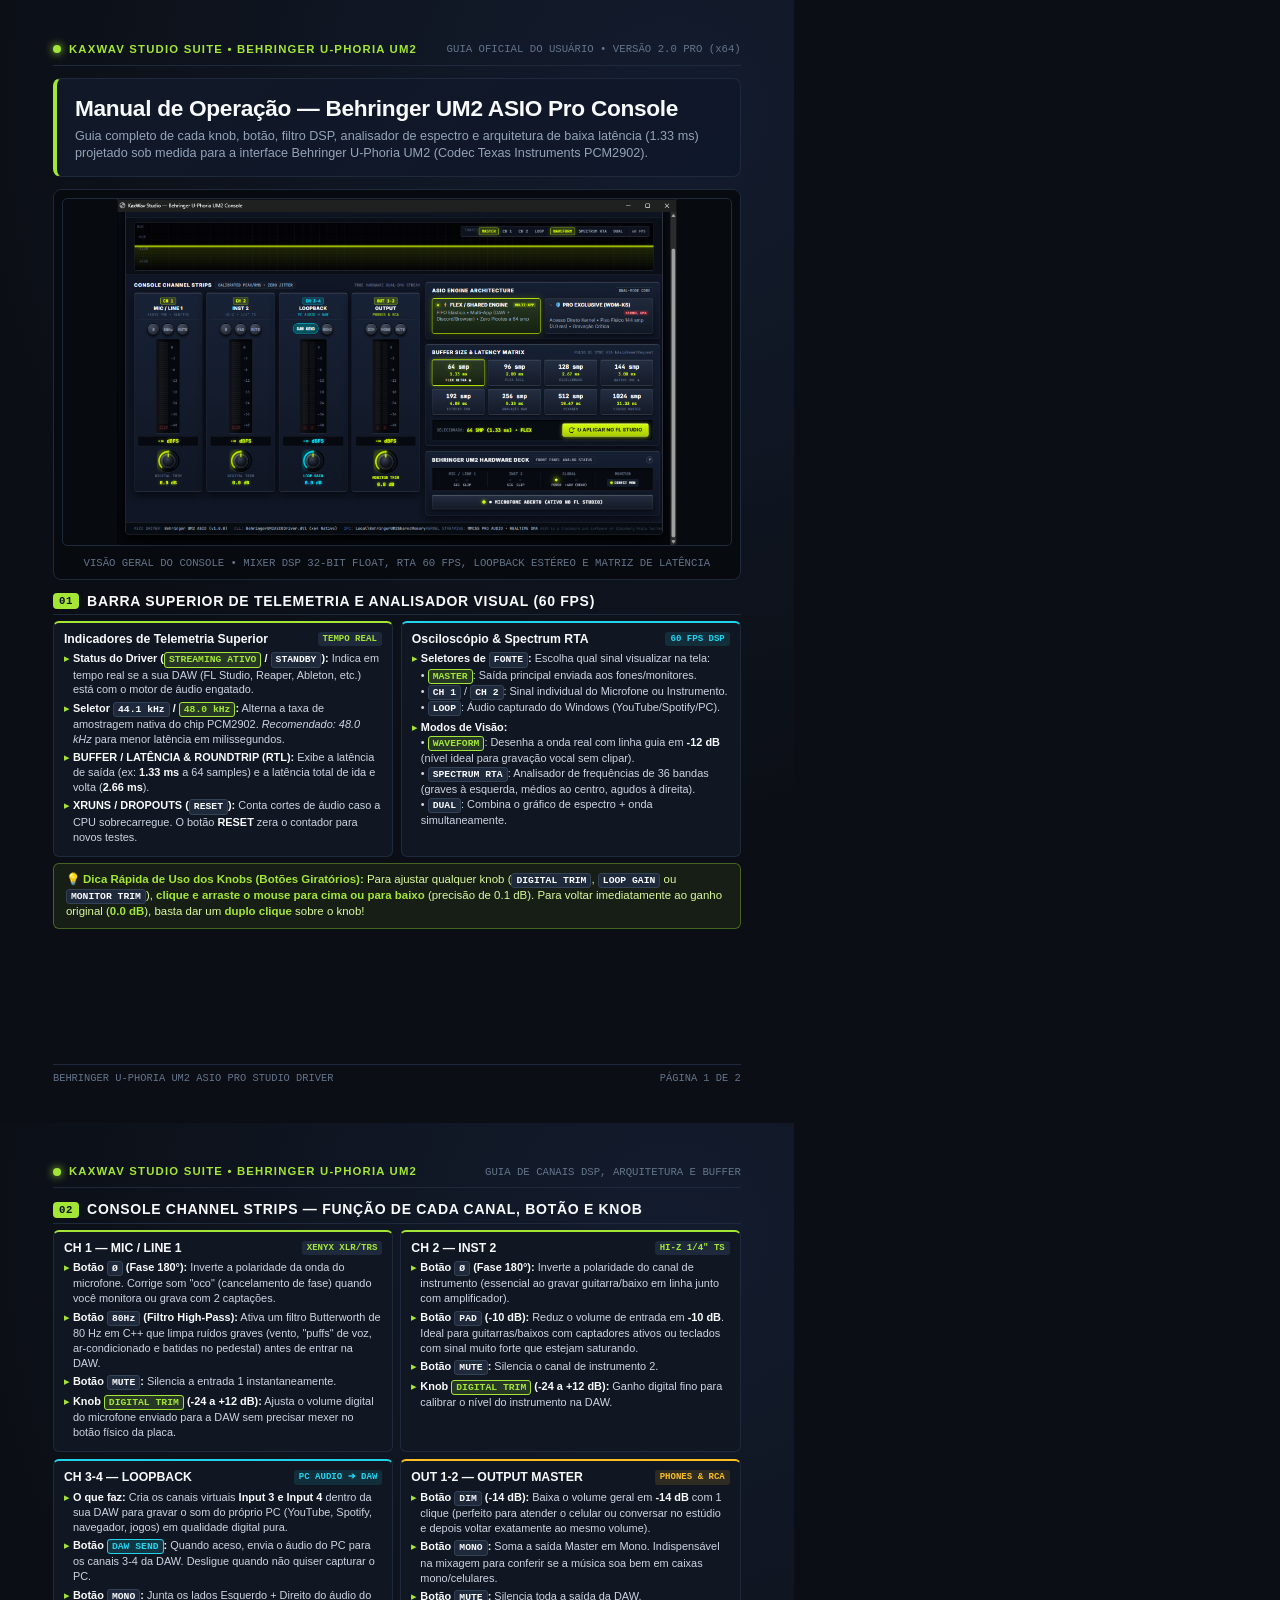
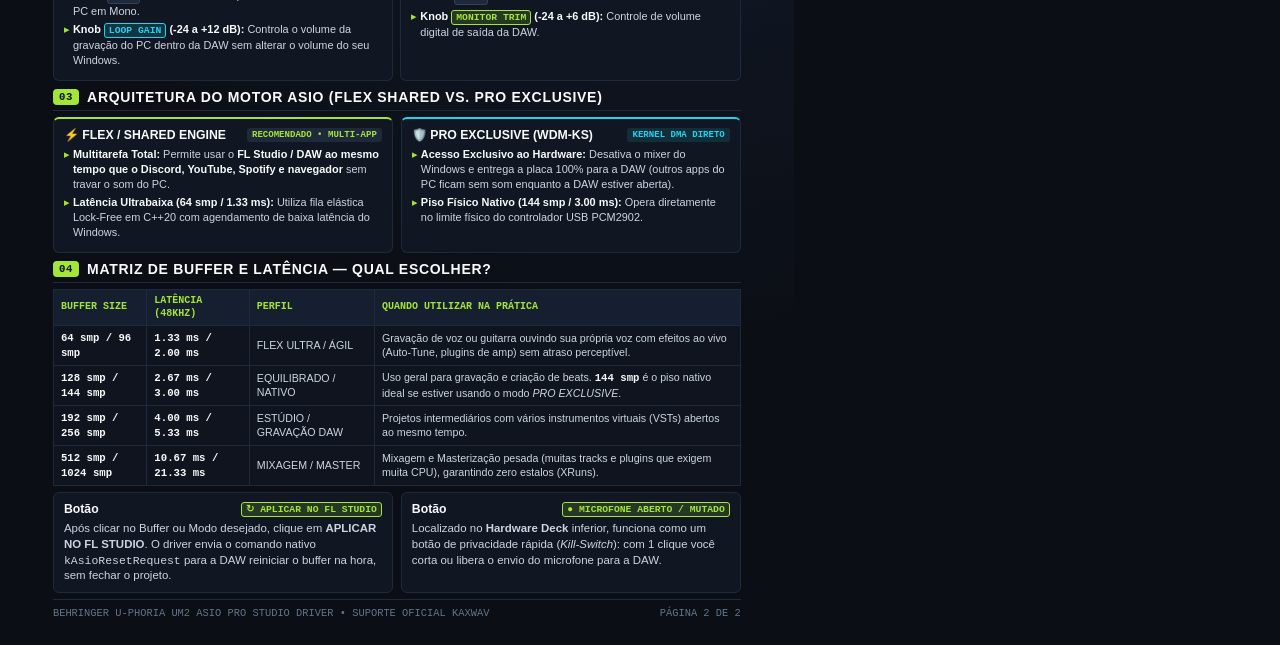
<file: docs/manual/manual_um2.html>
<!DOCTYPE html>
<html lang="pt-BR">
<head>
<meta charset="UTF-8">
<title>Manual Oficial — Behringer U-Phoria UM2 ASIO Pro Studio Suite v2.0</title>
<style>
  @page {
    size: A4 portrait;
    margin: 0;
  }
  * {
    box-sizing: border-box;
    margin: 0;
    padding: 0;
    -webkit-print-color-adjust: exact !important;
    print-color-adjust: exact !important;
  }
  body {
    font-family: 'Segoe UI', -apple-system, BlinkMacSystemFont, Roboto, Helvetica, Arial, sans-serif;
    background-color: #0b0e14;
    color: #e2e8f0;
    line-height: 1.36;
    font-size: 9.5pt;
  }
  .page {
    width: 210mm;
    height: 297mm;
    padding: 11mm 14mm 10mm 14mm;
    background: radial-gradient(circle at 85% 10%, #131c2e 0%, #0b0e14 60%);
    position: relative;
    page-break-after: always;
    overflow: hidden;
    display: flex;
    flex-direction: column;
    justify-content: space-between;
  }
  .page:last-child {
    page-break-after: auto;
  }

  /* Header Bar */
  .doc-header {
    display: flex;
    justify-content: space-between;
    align-items: center;
    border-bottom: 1px solid #1e293b;
    padding-bottom: 8px;
    margin-bottom: 12px;
  }
  .brand-pill {
    display: inline-flex;
    align-items: center;
    gap: 8px;
    font-size: 8.5pt;
    font-weight: 700;
    letter-spacing: 1.2px;
    text-transform: uppercase;
    color: #a3e635;
  }
  .brand-dot {
    width: 8px;
    height: 8px;
    border-radius: 50%;
    background: #a3e635;
    box-shadow: 0 0 8px #a3e635;
  }
  .doc-meta {
    font-size: 8pt;
    color: #64748b;
    font-family: 'Consolas', 'Courier New', monospace;
  }

  /* Hero Title */
  .hero-box {
    background: linear-gradient(135deg, #111827 0%, #0f172a 100%);
    border: 1px solid #1e293b;
    border-left: 4px solid #a3e635;
    border-radius: 8px;
    padding: 14px 18px;
    margin-bottom: 12px;
  }
  .hero-box h1 {
    font-size: 17pt;
    font-weight: 800;
    color: #f8fafc;
    letter-spacing: -0.3px;
    margin-bottom: 4px;
  }
  .hero-box p {
    font-size: 9.5pt;
    color: #94a3b8;
  }

  /* Screenshot container */
  .screenshot-card {
    background: #070a0f;
    border: 1px solid #1e293b;
    border-radius: 8px;
    padding: 8px;
    margin-bottom: 12px;
    text-align: center;
  }
  .screenshot-card img {
    width: 100%;
    max-height: 92mm;
    object-fit: contain;
    border-radius: 5px;
    border: 1px solid #1e293b;
  }
  .screenshot-caption {
    font-size: 8pt;
    color: #64748b;
    margin-top: 5px;
    font-family: 'Consolas', monospace;
  }

  /* Section Headings */
  .section-title {
    display: flex;
    align-items: center;
    gap: 8px;
    font-size: 10.5pt;
    font-weight: 800;
    text-transform: uppercase;
    letter-spacing: 0.7px;
    color: #f8fafc;
    margin: 7px 0 6px 0;
    padding-bottom: 3px;
    border-bottom: 1px solid #1e293b;
  }
  .section-num {
    background: #a3e635;
    color: #0b0e14;
    font-size: 8pt;
    font-weight: 900;
    padding: 1px 6px;
    border-radius: 4px;
    font-family: 'Consolas', monospace;
  }

  /* Grid Cards */
  .grid-2 {
    display: grid;
    grid-template-columns: 1fr 1fr;
    gap: 8px;
    margin-bottom: 6px;
  }
  .grid-4 {
    display: grid;
    grid-template-columns: 1fr 1fr;
    gap: 7px;
    margin-bottom: 6px;
  }
  .card {
    background: #111722;
    border: 1px solid #1e293b;
    border-radius: 6px;
    padding: 8px 10px;
  }
  .card-cyan {
    border-top: 2px solid #22d3ee;
  }
  .card-lime {
    border-top: 2px solid #a3e635;
  }
  .card-amber {
    border-top: 2px solid #fbbf24;
  }
  .card-red {
    border-top: 2px solid #f87171;
  }
  .card h3 {
    font-size: 9.2pt;
    font-weight: 700;
    color: #f8fafc;
    margin-bottom: 4px;
    display: flex;
    align-items: center;
    justify-content: space-between;
  }
  .badge {
    font-size: 6.8pt;
    font-family: 'Consolas', monospace;
    font-weight: 700;
    padding: 1px 5px;
    border-radius: 3px;
    background: #1e293b;
    color: #a3e635;
  }
  .badge-cyan {
    color: #22d3ee;
    background: rgba(34, 211, 238, 0.12);
  }
  .badge-amber {
    color: #fbbf24;
    background: rgba(251, 191, 36, 0.12);
  }

  .item-list {
    list-style: none;
  }
  .item-list li {
    font-size: 8.2pt;
    color: #cbd5e1;
    margin-bottom: 3.5px;
    padding-left: 9px;
    position: relative;
  }
  .item-list li::before {
    content: "▸";
    position: absolute;
    left: 0;
    color: #a3e635;
  }
  .item-list li strong {
    color: #f8fafc;
  }

  .key-pill {
    display: inline-block;
    background: #1e293b;
    border: 1px solid #334155;
    color: #f8fafc;
    font-family: 'Consolas', monospace;
    font-size: 7.3pt;
    font-weight: 700;
    padding: 0px 4px;
    border-radius: 3px;
  }
  .key-lime {
    background: rgba(163, 230, 53, 0.15);
    border-color: #a3e635;
    color: #a3e635;
  }
  .key-cyan {
    background: rgba(34, 211, 238, 0.15);
    border-color: #22d3ee;
    color: #22d3ee;
  }

  /* Table */
  table.matrix-table {
    width: 100%;
    border-collapse: collapse;
    margin-top: 3px;
    margin-bottom: 6px;
    font-size: 8pt;
  }
  table.matrix-table th {
    background: #161f30;
    color: #a3e635;
    text-align: left;
    padding: 4px 7px;
    border: 1px solid #1e293b;
    font-family: 'Consolas', monospace;
    font-size: 7.5pt;
    text-transform: uppercase;
  }
  table.matrix-table td {
    padding: 4px 7px;
    border: 1px solid #1e293b;
    background: #0f141e;
    color: #cbd5e1;
  }
  table.matrix-table td strong {
    color: #f8fafc;
    font-family: 'Consolas', monospace;
  }

  .tip-box {
    background: rgba(163, 230, 53, 0.07);
    border: 1px solid rgba(163, 230, 53, 0.35);
    border-radius: 6px;
    padding: 8px 12px;
    font-size: 8.6pt;
    color: #d9f99d;
    margin-bottom: 8px;
  }
  .tip-box strong {
    color: #a3e635;
  }

  .doc-footer {
    border-top: 1px solid #1e293b;
    padding-top: 6px;
    display: flex;
    justify-content: space-between;
    font-size: 7.8pt;
    color: #64748b;
    font-family: 'Consolas', monospace;
  }
</style>
</head>
<body>

<!-- ==================== PÁGINA 1 ==================== -->
<div class="page">
  <div>
    <div class="doc-header">
      <div class="brand-pill"><span class="brand-dot"></span> KAXWAV STUDIO SUITE • BEHRINGER U-PHORIA UM2</div>
      <div class="doc-meta">GUIA OFICIAL DO USUÁRIO • VERSÃO 2.0 PRO (x64)</div>
    </div>

    <div class="hero-box">
      <h1>Manual de Operação — Behringer UM2 ASIO Pro Console</h1>
      <p>Guia completo de cada knob, botão, filtro DSP, analisador de espectro e arquitetura de baixa latência (1.33 ms) projetado sob medida para a interface Behringer U-Phoria UM2 (Codec Texas Instruments PCM2902).</p>
    </div>

    <div class="screenshot-card">
      <img src="console_screenshot.png" alt="Painel Behringer U-Phoria UM2 Console">
      <div class="screenshot-caption">VISÃO GERAL DO CONSOLE • MIXER DSP 32-BIT FLOAT, RTA 60 FPS, LOOPBACK ESTÉREO E MATRIZ DE LATÊNCIA</div>
    </div>

    <div class="section-title">
      <span class="section-num">01</span> BARRA SUPERIOR DE TELEMETRIA E ANALISADOR VISUAL (60 FPS)
    </div>

    <div class="grid-2">
      <div class="card card-lime">
        <h3>Indicadores de Telemetria Superior <span class="badge">TEMPO REAL</span></h3>
        <ul class="item-list">
          <li><strong>Status do Driver (<span class="key-pill key-lime">STREAMING ATIVO</span> / <span class="key-pill">STANDBY</span>):</strong> Indica em tempo real se a sua DAW (FL Studio, Reaper, Ableton, etc.) está com o motor de áudio engatado.</li>
          <li><strong>Seletor <span class="key-pill">44.1 kHz</span> / <span class="key-pill key-lime">48.0 kHz</span>:</strong> Alterna a taxa de amostragem nativa do chip PCM2902. <em>Recomendado: 48.0 kHz</em> para menor latência em milissegundos.</li>
          <li><strong>BUFFER / LATÊNCIA &amp; ROUNDTRIP (RTL):</strong> Exibe a latência de saída (ex: <strong>1.33 ms</strong> a 64 samples) e a latência total de ida e volta (<strong>2.66 ms</strong>).</li>
          <li><strong>XRUNS / DROPOUTS (<span class="key-pill">RESET</span>):</strong> Conta cortes de áudio caso a CPU sobrecarregue. O botão <strong>RESET</strong> zera o contador para novos testes.</li>
        </ul>
      </div>

      <div class="card card-cyan">
        <h3>Osciloscópio &amp; Spectrum RTA <span class="badge badge-cyan">60 FPS DSP</span></h3>
        <ul class="item-list">
          <li><strong>Seletores de <span class="key-pill">FONTE</span>:</strong> Escolha qual sinal visualizar na tela:
            <br>• <span class="key-pill key-lime">MASTER</span>: Saída principal enviada aos fones/monitores.
            <br>• <span class="key-pill">CH 1</span> / <span class="key-pill">CH 2</span>: Sinal individual do Microfone ou Instrumento.
            <br>• <span class="key-pill">LOOP</span>: Áudio capturado do Windows (YouTube/Spotify/PC).</li>
          <li><strong>Modos de Visão:</strong>
            <br>• <span class="key-pill key-lime">WAVEFORM</span>: Desenha a onda real com linha guia em <strong>-12 dB</strong> (nível ideal para gravação vocal sem clipar).
            <br>• <span class="key-pill">SPECTRUM RTA</span>: Analisador de frequências de 36 bandas (graves à esquerda, médios ao centro, agudos à direita).
            <br>• <span class="key-pill">DUAL</span>: Combina o gráfico de espectro + onda simultaneamente.</li>
        </ul>
      </div>
    </div>

    <div class="tip-box">
      <strong>💡 Dica Rápida de Uso dos Knobs (Botões Giratórios):</strong> Para ajustar qualquer knob (<span class="key-pill">DIGITAL TRIM</span>, <span class="key-pill">LOOP GAIN</span> ou <span class="key-pill">MONITOR TRIM</span>), <strong>clique e arraste o mouse para cima ou para baixo</strong> (precisão de 0.1 dB). Para voltar imediatamente ao ganho original (<strong>0.0 dB</strong>), basta dar um <strong>duplo clique</strong> sobre o knob!
    </div>
  </div>

  <div class="doc-footer">
    <span>BEHRINGER U-PHORIA UM2 ASIO PRO STUDIO DRIVER</span>
    <span>PÁGINA 1 DE 2</span>
  </div>
</div>

<!-- ==================== PÁGINA 2 ==================== -->
<div class="page">
  <div>
    <div class="doc-header">
      <div class="brand-pill"><span class="brand-dot"></span> KAXWAV STUDIO SUITE • BEHRINGER U-PHORIA UM2</div>
      <div class="doc-meta">GUIA DE CANAIS DSP, ARQUITETURA E BUFFER</div>
    </div>

    <div class="section-title" style="margin-top:0;">
      <span class="section-num">02</span> CONSOLE CHANNEL STRIPS — FUNÇÃO DE CADA CANAL, BOTÃO E KNOB
    </div>

    <div class="grid-4">
      <div class="card card-lime">
        <h3>CH 1 — MIC / LINE 1 <span class="badge">XENYX XLR/TRS</span></h3>
        <ul class="item-list">
          <li><strong>Botão <span class="key-pill">Ø</span> (Fase 180°):</strong> Inverte a polaridade da onda do microfone. Corrige som "oco" (cancelamento de fase) quando você monitora ou grava com 2 captações.</li>
          <li><strong>Botão <span class="key-pill">80Hz</span> (Filtro High-Pass):</strong> Ativa um filtro Butterworth de 80 Hz em C++ que limpa ruídos graves (vento, "puffs" de voz, ar-condicionado e batidas no pedestal) antes de entrar na DAW.</li>
          <li><strong>Botão <span class="key-pill">MUTE</span>:</strong> Silencia a entrada 1 instantaneamente.</li>
          <li><strong>Knob <span class="key-pill key-lime">DIGITAL TRIM</span> (-24 a +12 dB):</strong> Ajusta o volume digital do microfone enviado para a DAW sem precisar mexer no botão físico da placa.</li>
        </ul>
      </div>

      <div class="card card-lime">
        <h3>CH 2 — INST 2 <span class="badge">HI-Z 1/4" TS</span></h3>
        <ul class="item-list">
          <li><strong>Botão <span class="key-pill">Ø</span> (Fase 180°):</strong> Inverte a polaridade do canal de instrumento (essencial ao gravar guitarra/baixo em linha junto com amplificador).</li>
          <li><strong>Botão <span class="key-pill">PAD</span> (-10 dB):</strong> Reduz o volume de entrada em <strong>-10 dB</strong>. Ideal para guitarras/baixos com captadores ativos ou teclados com sinal muito forte que estejam saturando.</li>
          <li><strong>Botão <span class="key-pill">MUTE</span>:</strong> Silencia o canal de instrumento 2.</li>
          <li><strong>Knob <span class="key-pill key-lime">DIGITAL TRIM</span> (-24 a +12 dB):</strong> Ganho digital fino para calibrar o nível do instrumento na DAW.</li>
        </ul>
      </div>

      <div class="card card-cyan">
        <h3>CH 3-4 — LOOPBACK <span class="badge badge-cyan">PC AUDIO ➔ DAW</span></h3>
        <ul class="item-list">
          <li><strong>O que faz:</strong> Cria os canais virtuais <strong>Input 3 e Input 4</strong> dentro da sua DAW para gravar o som do próprio PC (YouTube, Spotify, navegador, jogos) em qualidade digital pura.</li>
          <li><strong>Botão <span class="key-pill key-cyan">DAW SEND</span>:</strong> Quando aceso, envia o áudio do PC para os canais 3-4 da DAW. Desligue quando não quiser capturar o PC.</li>
          <li><strong>Botão <span class="key-pill">MONO</span>:</strong> Junta os lados Esquerdo + Direito do áudio do PC em Mono.</li>
          <li><strong>Knob <span class="key-pill key-cyan">LOOP GAIN</span> (-24 a +12 dB):</strong> Controla o volume da gravação do PC dentro da DAW sem alterar o volume do seu Windows.</li>
        </ul>
      </div>

      <div class="card card-amber">
        <h3>OUT 1-2 — OUTPUT MASTER <span class="badge badge-amber">PHONES &amp; RCA</span></h3>
        <ul class="item-list">
          <li><strong>Botão <span class="key-pill">DIM</span> (-14 dB):</strong> Baixa o volume geral em <strong>-14 dB</strong> com 1 clique (perfeito para atender o celular ou conversar no estúdio e depois voltar exatamente ao mesmo volume).</li>
          <li><strong>Botão <span class="key-pill">MONO</span>:</strong> Soma a saída Master em Mono. Indispensável na mixagem para conferir se a música soa bem em caixas mono/celulares.</li>
          <li><strong>Botão <span class="key-pill">MUTE</span>:</strong> Silencia toda a saída da DAW.</li>
          <li><strong>Knob <span class="key-pill key-lime">MONITOR TRIM</span> (-24 a +6 dB):</strong> Controle de volume digital de saída da DAW.</li>
        </ul>
      </div>
    </div>

    <div class="section-title">
      <span class="section-num">03</span> ARQUITETURA DO MOTOR ASIO (FLEX SHARED vs. PRO EXCLUSIVE)
    </div>

    <div class="grid-2">
      <div class="card card-lime">
        <h3>⚡ FLEX / SHARED ENGINE <span class="badge">RECOMENDADO • MULTI-APP</span></h3>
        <ul class="item-list">
          <li><strong>Multitarefa Total:</strong> Permite usar o <strong>FL Studio / DAW ao mesmo tempo que o Discord, YouTube, Spotify e navegador</strong> sem travar o som do PC.</li>
          <li><strong>Latência Ultrabaixa (64 smp / 1.33 ms):</strong> Utiliza fila elástica Lock-Free em C++20 com agendamento de baixa latência do Windows.</li>
        </ul>
      </div>

      <div class="card card-cyan">
        <h3>🛡️ PRO EXCLUSIVE (WDM-KS) <span class="badge badge-cyan">KERNEL DMA DIRETO</span></h3>
        <ul class="item-list">
          <li><strong>Acesso Exclusivo ao Hardware:</strong> Desativa o mixer do Windows e entrega a placa 100% para a DAW (outros apps do PC ficam sem som enquanto a DAW estiver aberta).</li>
          <li><strong>Piso Físico Nativo (144 smp / 3.00 ms):</strong> Opera diretamente no limite físico do controlador USB PCM2902.</li>
        </ul>
      </div>
    </div>

    <div class="section-title">
      <span class="section-num">04</span> MATRIZ DE BUFFER E LATÊNCIA — QUAL ESCOLHER?
    </div>

    <table class="matrix-table">
      <thead>
        <tr>
          <th>Buffer Size</th>
          <th>Latência (48kHz)</th>
          <th>Perfil</th>
          <th>Quando utilizar na prática</th>
        </tr>
      </thead>
      <tbody>
        <tr>
          <td><strong>64 smp / 96 smp</strong></td>
          <td><strong>1.33 ms / 2.00 ms</strong></td>
          <td>FLEX ULTRA / ÁGIL</td>
          <td>Gravação de voz ou guitarra ouvindo sua própria voz com efeitos ao vivo (Auto-Tune, plugins de amp) sem atraso perceptível.</td>
        </tr>
        <tr>
          <td><strong>128 smp / 144 smp</strong></td>
          <td><strong>2.67 ms / 3.00 ms</strong></td>
          <td>EQUILIBRADO / NATIVO</td>
          <td>Uso geral para gravação e criação de beats. <strong>144 smp</strong> é o piso nativo ideal se estiver usando o modo <em>PRO EXCLUSIVE</em>.</td>
        </tr>
        <tr>
          <td><strong>192 smp / 256 smp</strong></td>
          <td><strong>4.00 ms / 5.33 ms</strong></td>
          <td>ESTÚDIO / GRAVAÇÃO DAW</td>
          <td>Projetos intermediários com vários instrumentos virtuais (VSTs) abertos ao mesmo tempo.</td>
        </tr>
        <tr>
          <td><strong>512 smp / 1024 smp</strong></td>
          <td><strong>10.67 ms / 21.33 ms</strong></td>
          <td>MIXAGEM / MASTER</td>
          <td>Mixagem e Masterização pesada (muitas tracks e plugins que exigem muita CPU), garantindo zero estalos (XRuns).</td>
        </tr>
      </tbody>
    </table>

    <div class="grid-2" style="margin-top:6px;">
      <div class="card">
        <h3>Botão <span class="key-pill key-lime">↻ APLICAR NO FL STUDIO</span></h3>
        <p style="font-size:8.6pt; color:#cbd5e1;">Após clicar no Buffer ou Modo desejado, clique em <strong>APLICAR NO FL STUDIO</strong>. O driver envia o comando nativo <code>kAsioResetRequest</code> para a DAW reiniciar o buffer na hora, sem fechar o projeto.</p>
      </div>
      <div class="card">
        <h3>Botão <span class="key-pill key-lime">● MICROFONE ABERTO / MUTADO</span></h3>
        <p style="font-size:8.6pt; color:#cbd5e1;">Localizado no <strong>Hardware Deck</strong> inferior, funciona como um botão de privacidade rápida (<em>Kill-Switch</em>): com 1 clique você corta ou libera o envio do microfone para a DAW.</p>
      </div>
    </div>
  </div>

  <div class="doc-footer">
    <span>BEHRINGER U-PHORIA UM2 ASIO PRO STUDIO DRIVER • SUPORTE OFICIAL KAXWAV</span>
    <span>PÁGINA 2 DE 2</span>
  </div>
</div>

</body>
</html>
</file>
